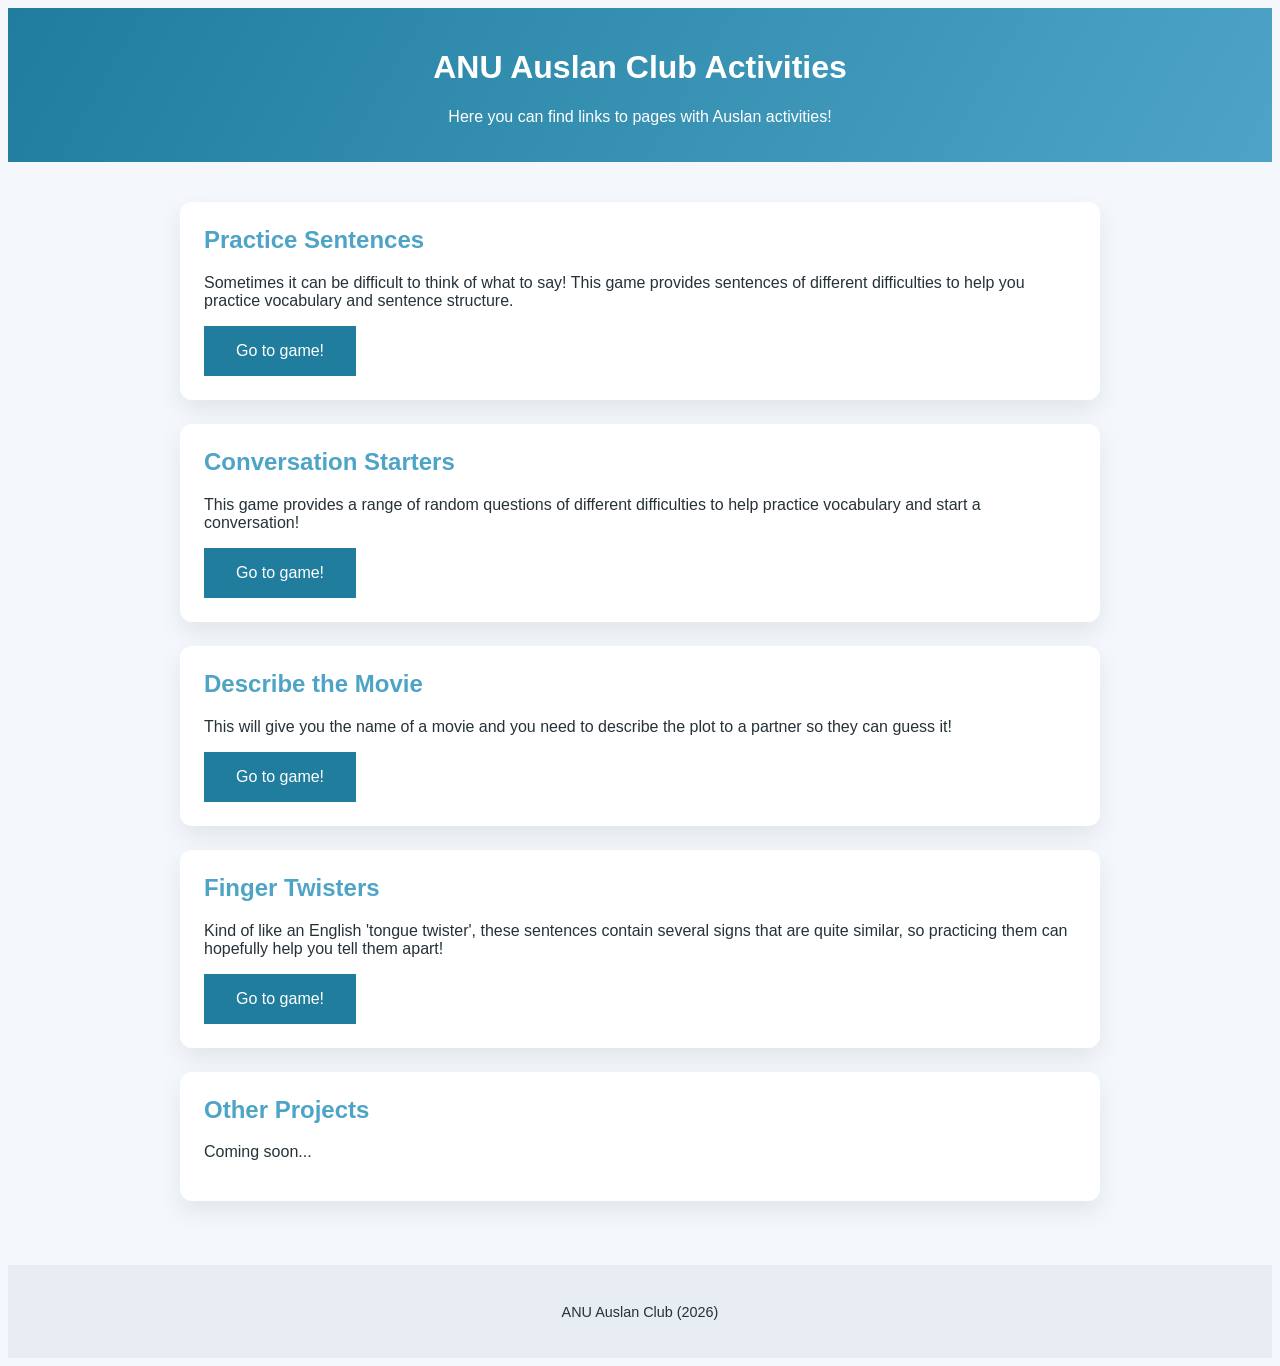
<file: index.html>
<!DOCTYPE html>
<html lang="en">

<head>
  <meta charset="UTF-8">
  <meta name="viewport" content="width=device-width, initial-scale=1">
  <title>AAC Activities</title>
  <link rel="icon" href="assets/butterfly.ico">
  <link rel="stylesheet" href="styles.css" type="text/css">
</head>

<body>
  <header>
    <h1>ANU Auslan Club Activities</h1>
    <p>Here you can find links to pages with Auslan activities!</p>
  </header>
  <main>
    <section>
      <h2>Practice Sentences</h2>
      <p>Sometimes it can be difficult to think of what to say! This game
        provides sentences of different difficulties to help you practice
        vocabulary and sentence structure.</p>
      <a href="sentences/">
        <button type="button" class="button button-link">Go to game!</button>
      </a>
    </section>
    <section>
      <h2>Conversation Starters</h2>
      <p>This game provides a range of random questions of different
        difficulties to help practice vocabulary and start a conversation!</p>
      <a href="questions/">
        <button type="button" class="button button-link">Go to game!</button>
      </a>
    </section>
    <section>
      <h2>Describe the Movie</h2>
      <p>This will give you the name of a movie and you need to describe the
        plot to a partner so they can guess it!</p>
      <a href="describe-the-movie/">
        <button type="button" class="button button-link">Go to game!</button>
      </a>
    </section>
    <section>
      <h2>Finger Twisters</h2>
      <p>Kind of like an English 'tongue twister', these sentences contain
        several signs that are quite similar, so practicing them can hopefully
        help you tell them apart!</p>
      <a href="finger-twisters/">
        <button type="button" class="button button-link">Go to game!</button>
      </a>
    </section>
    <section>
      <h2>Other Projects</h2>
      <p>Coming soon...</p>
    </section>
  </main>
  <footer>
    <p>ANU Auslan Club (2026)</p>
  </footer>
</body>
</file>
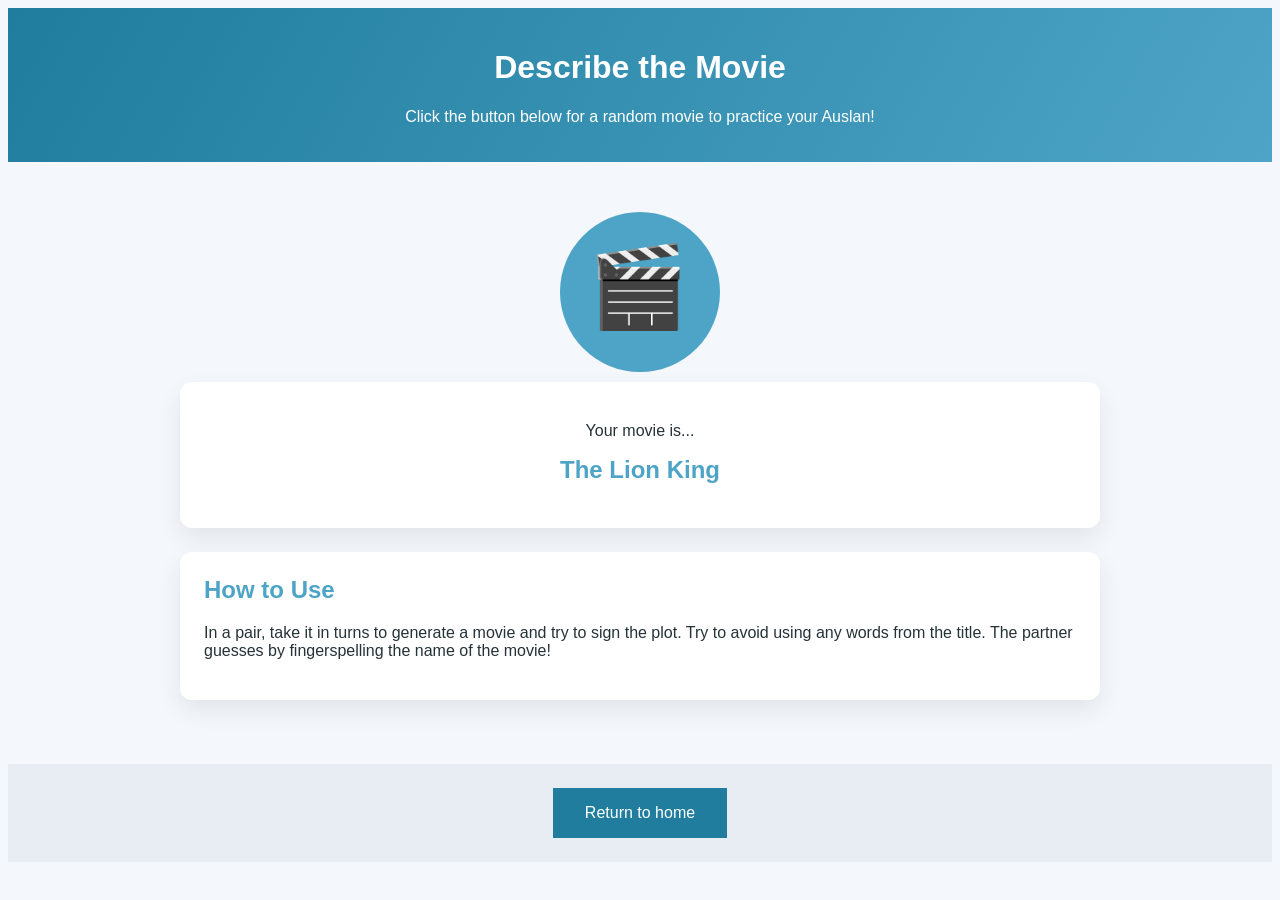
<file: describe-the-movie/index.html>
<!DOCTYPE html>
<html lang="en">

<head>
    <meta charset="UTF-8">
    <meta name="viewport" content="width=device-width, initial-scale=1">
    <title>Movie Generator</title>
    <link rel="icon" href="../assets/butterfly.ico">
    <link rel="stylesheet" href="../styles.css" type="text/css">
</head>

<body>
    <header>
        <h1>Describe the Movie</h1>
        <p>Click the button below for a random movie to practice your Auslan!
        </p>
    </header>
    <main><button type="button" class="generator" id="movie-icon">🎬</button>
        <section class="flex">
            <p class="center">Your movie is...</p>
            <h2 class="center" id="sentence">The Lion King</h2>
        </section>
        <section>
            <h2>How to Use</h2>
            <p>In a pair, take it in turns to generate a movie and try to sign
                the plot. Try to avoid using any words from the title. The
                partner guesses by fingerspelling the name of the movie!</p>
        </section>
    </main>
    <script src="script.js"></script>
    <footer class="anchor-bottom">
        <a href="../">
            <button type="button" class="button button-link">Return to
                home</button>
        </a>
    </footer>
</body>
</file>
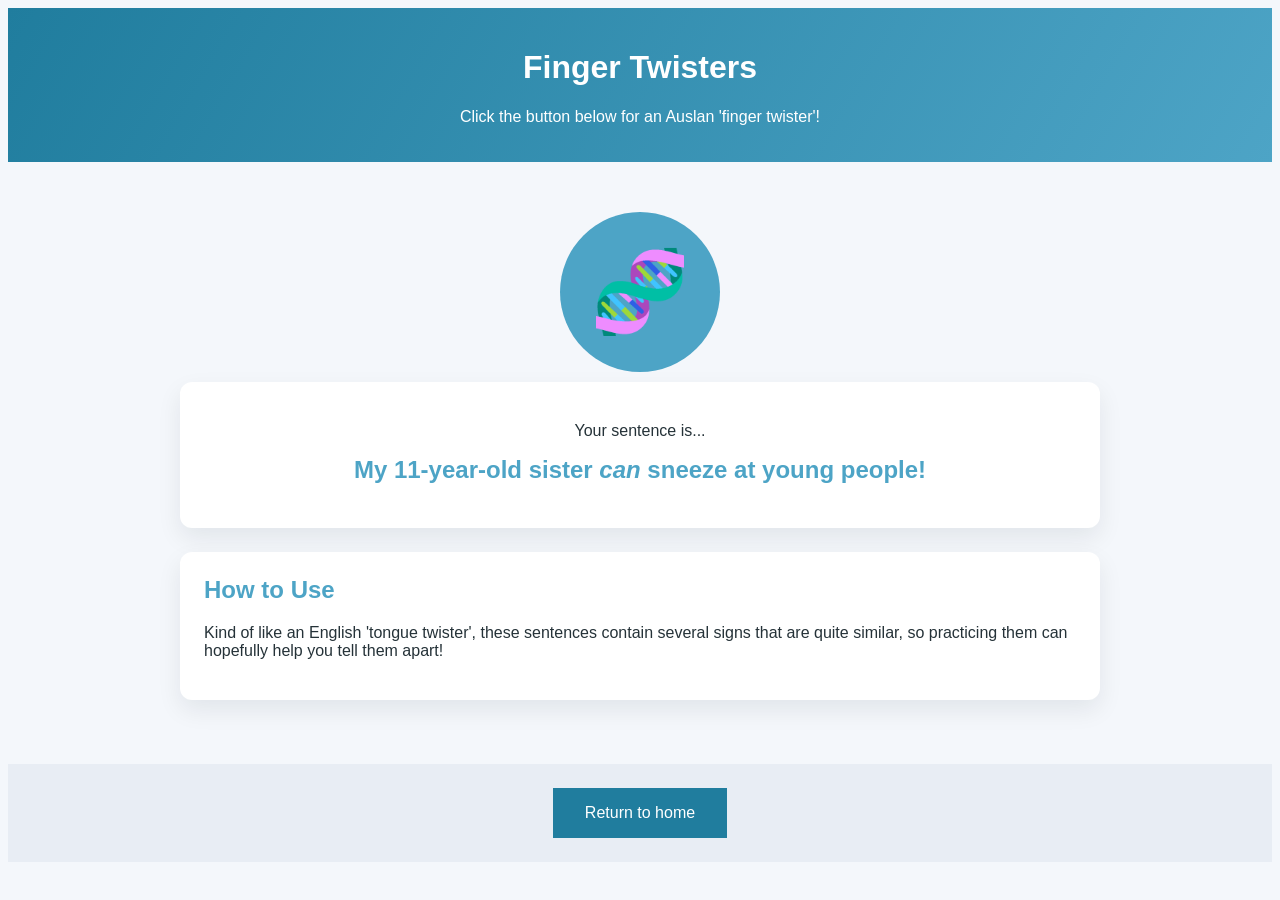
<file: finger-twisters/index.html>
<!DOCTYPE html>
<html lang="en">

<head>
    <meta charset="UTF-8">
    <meta name="viewport" content="width=device-width, initial-scale=1">
    <title>Finger Twisters</title>
    <link rel="icon" href="../assets/butterfly.ico">
    <link rel="stylesheet" href="../styles.css" type="text/css">
</head>

<body>
    <header>
        <h1>Finger Twisters</h1>
        <p>Click the button below for an Auslan 'finger twister'!</p>
    </header>
    <main><button type="button" class="generator" id="dna-icon">🧬</button>
        <section class="flex">
            <p class="center">Your sentence is...</p>
            <h2 class="center" id="sentence">My 11-year-old sister <i>can</i>
                sneeze at young people!</h2>
        </section>
        <section>
            <h2>How to Use</h2>
            <p>Kind of like an English 'tongue twister', these sentences contain
                several signs that are quite similar, so practicing them can
                hopefully help you tell them apart!</p>
        </section>
    </main>
    <script src="script.js"></script>
    <footer class="anchor-bottom">
        <a href="../">
            <button type="button" class="button button-link">Return to
                home</button>
        </a>
    </footer>
</body>
</file>
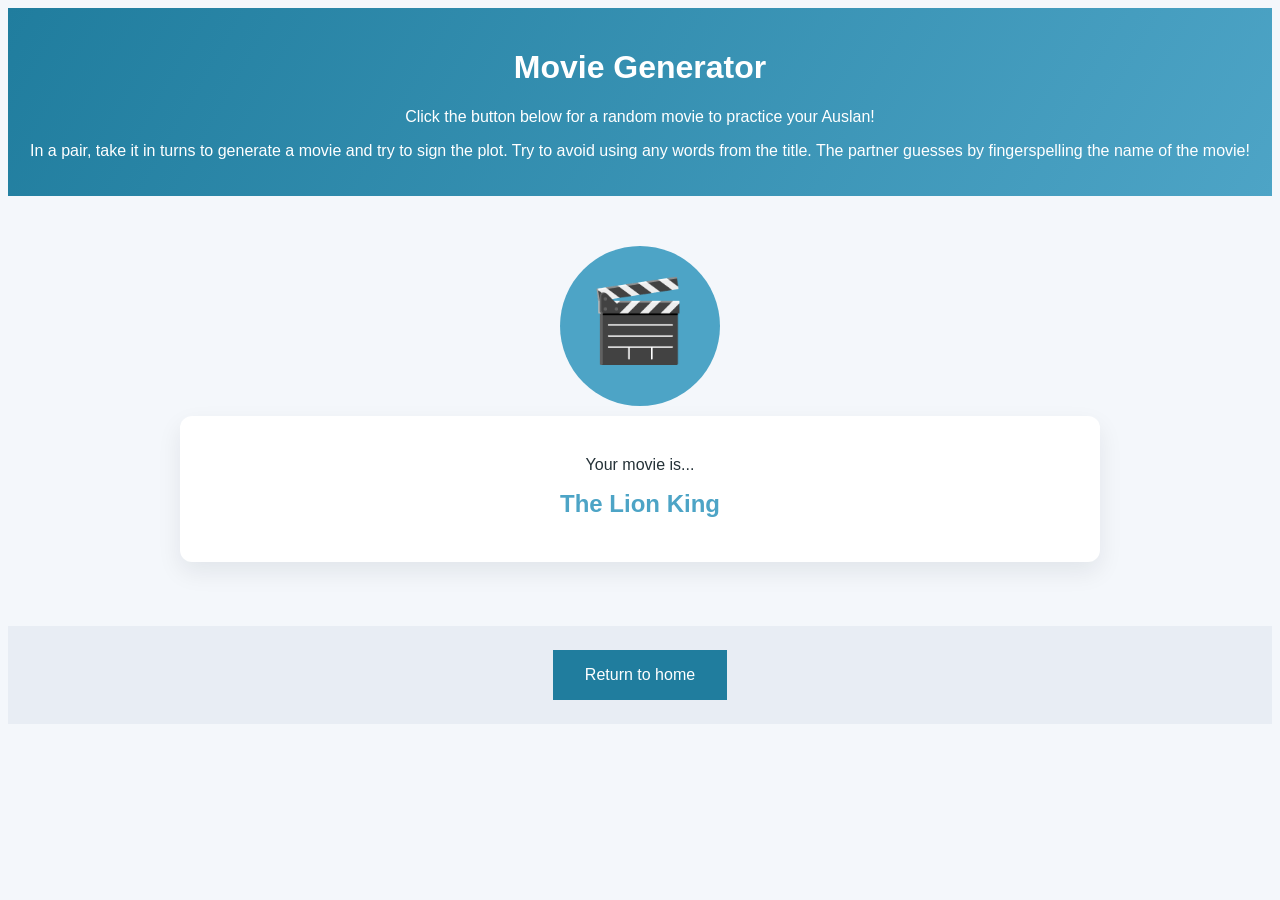
<file: movie-generator/index.html>
<!DOCTYPE html>
<html lang="en">

<head>
    <meta charset="UTF-8">
    <meta name="viewport" content="width=device-width, initial-scale=1">
    <title>Movie Generator</title>
    <link rel="icon" href="../assets/butterfly.ico">
    <link rel="stylesheet" href="../styles.css" type="text/css">
</head>

<body>
    <header>
        <h1>Movie Generator</h1>
        <p>Click the button below for a random movie to practice your Auslan!</p><p>In a pair, take it in turns to generate a movie and try to sign the plot. Try to avoid using any words from the title. The partner guesses by fingerspelling the name of the movie!</p>
    </header>
    <main><button type="button" class="generator" id="movie-icon">🎬</button>
        <section class="flex">
            <p class="center">Your movie is...</p>
            <h2 class="center" id="sentence">The Lion King</h2>
        </section>
    </main>
    <script src="script.js"></script>
    <footer class="anchor-bottom">
        <a href="../">
            <button type="button" class="button button-link">Return to home</button>
        </a>
    </footer>
</body>
</file>
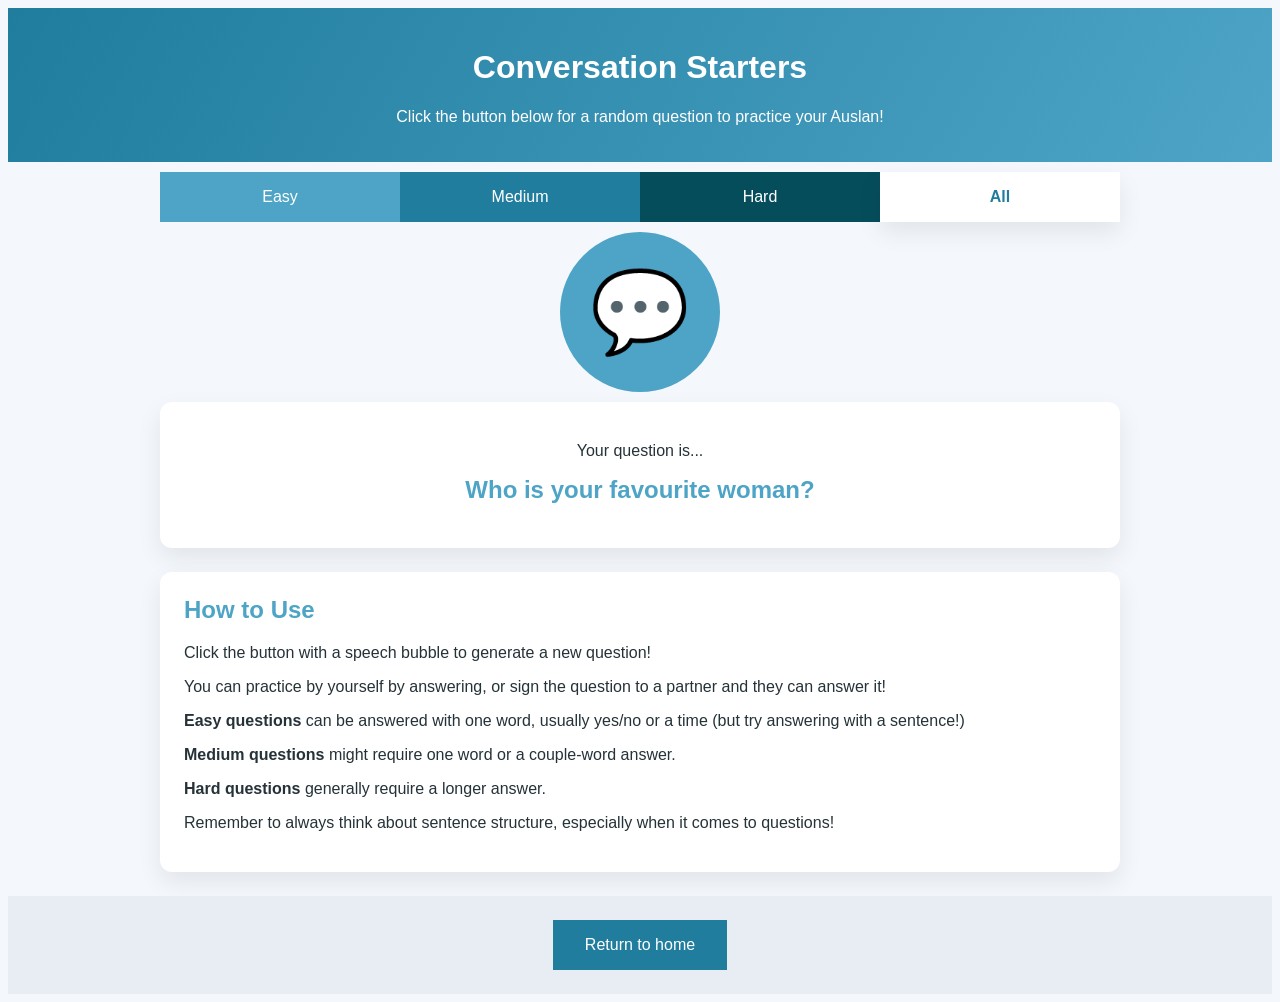
<file: questions/index.html>
<!DOCTYPE html>
<html lang="en">

<head>
    <meta charset="UTF-8">
    <meta name="viewport" content="width=device-width, initial-scale=1">
    <title>Conversation Starters</title>
    <link rel="icon" href="../assets/butterfly.ico">
    <link rel="stylesheet" href="../styles.css" type="text/css">
</head>

<body>
    <header>
        <h1>Conversation Starters</h1>
        <p>Click the button below for a random question to practice your Auslan!
        </p>
    </header>
    <main class="small-padding">
        <div class="button-container">
            <button type="button" class="button difficulty-btn"
                data-difficulty="easy">Easy</button>
            <button type="button" class="button difficulty-btn"
                data-difficulty="medium">Medium</button>
            <button type="button" class="button difficulty-btn"
                data-difficulty="hard">Hard</button>
            <button type="button" class="button difficulty-btn"
                data-difficulty="all">All</button>
        </div>
        <div><button type="button" class="generator"
                id="generate-stc">💬</button></div>
        <section class="flex" id="last-section">
            <p class="center">Your question is...</p>
            <h2 class="center" id="sentence-display">Who is your favourite woman?</h2>
        </section>
        <section>
            <h2>How to Use</h2>
            <p>Click the button with a speech bubble to generate a new question!</p>
            <p>You can practice by yourself by answering, or sign the question to a partner and they can answer it!</p>
                <p><strong>Easy questions</strong> can be answered with one word, usually yes/no or a time (but try answering with a sentence!)</p>
                <p><strong>Medium questions</strong> might require one word or a couple-word answer.</p>
                <p><strong>Hard questions</strong> generally require a longer answer.</p>
                <p>Remember to always think about sentence structure, especially when it comes to questions!</p>
                
        </section>
    </main>
    <script src="script.js"></script>
    <footer class="anchor-bottom">
        <a href="../">
            <button type="button" class="button button-link">Return to
                home</button>
        </a>
    </footer>
</body>
</file>
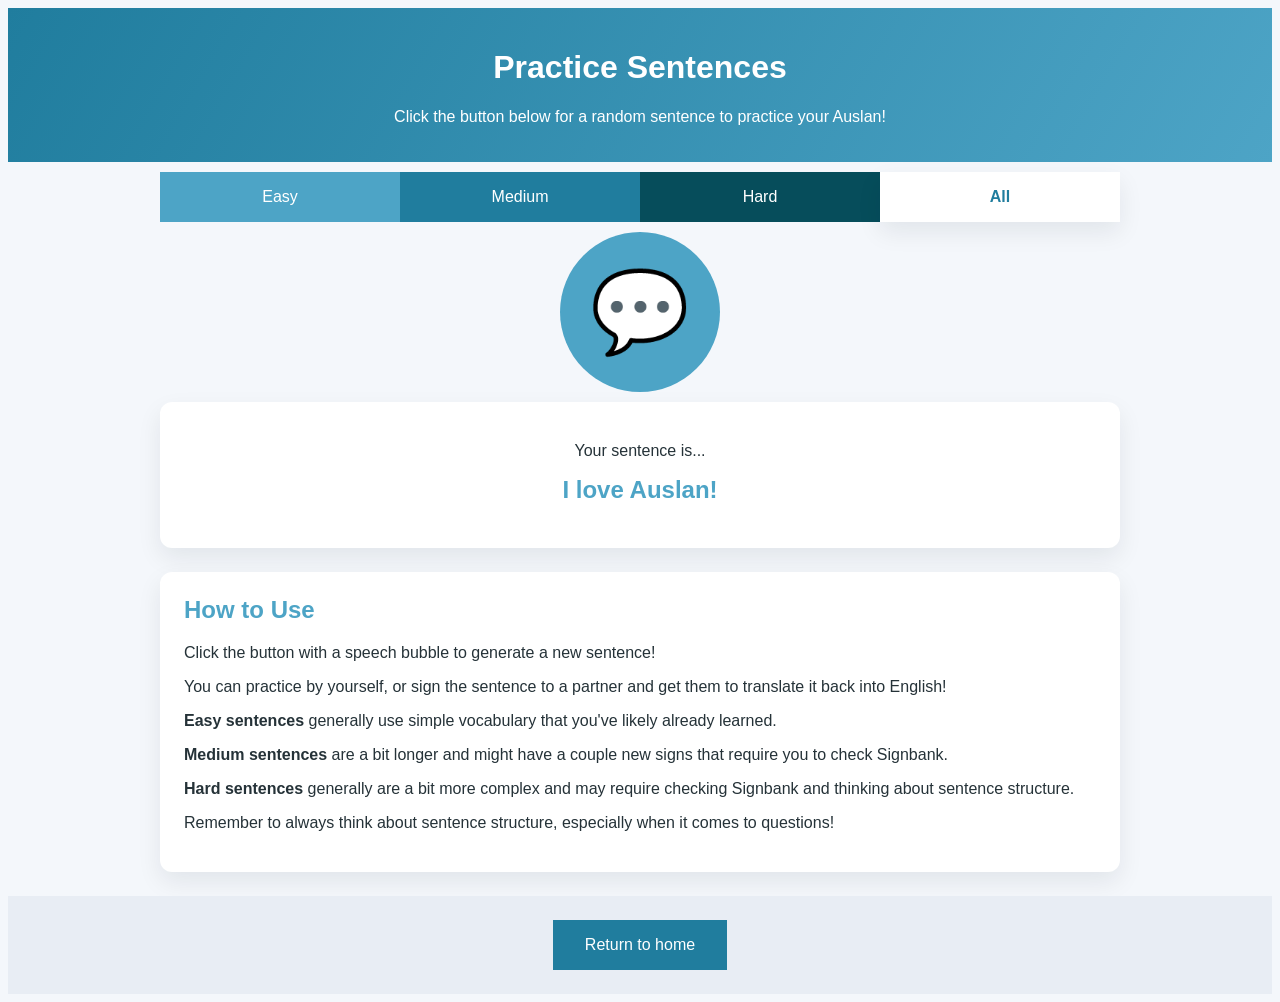
<file: sentences/index.html>
<!DOCTYPE html>
<html lang="en">

<head>
    <meta charset="UTF-8">
    <meta name="viewport" content="width=device-width, initial-scale=1">
    <title>Practice Sentences</title>
    <link rel="icon" href="../assets/butterfly.ico">
    <link rel="stylesheet" href="../styles.css" type="text/css">
</head>

<body>
    <header>
        <h1>Practice Sentences</h1>
        <p>Click the button below for a random sentence to practice your Auslan!
        </p>
    </header>
    <main class="small-padding">
        <div class="button-container">
            <button type="button" class="button difficulty-btn"
                data-difficulty="easy">Easy</button>
            <button type="button" class="button difficulty-btn"
                data-difficulty="medium">Medium</button>
            <button type="button" class="button difficulty-btn"
                data-difficulty="hard">Hard</button>
            <button type="button" class="button difficulty-btn"
                data-difficulty="all">All</button>
        </div>
        <div><button type="button" class="generator"
                id="generate-stc">💬</button></div>
        <section class="flex" id="last-section">
            <p class="center">Your sentence is...</p>
            <h2 class="center" id="sentence-display">I love Auslan!</h2>
        </section>
        <section>
            <h2>How to Use</h2>
            <p>Click the button with a speech bubble to generate a new sentence!</p>
            <p>You can practice by yourself, or sign the sentence to a partner
                and
                get them to translate it back into English!</p>
                <p><strong>Easy sentences</strong> generally use simple vocabulary that you've likely already learned.</p>
                <p><strong>Medium sentences</strong> are a bit longer and might have a couple new signs that require you to check Signbank.</p>
                <p><strong>Hard sentences</strong> generally are a bit more complex and may require checking Signbank and thinking about sentence structure.</p>
                <p>Remember to always think about sentence structure, especially when it comes to questions!</p>
                
        </section>
    </main>
    <script src="script.js"></script>
    <footer class="anchor-bottom">
        <a href="../">
            <button type="button" class="button button-link">Return to
                home</button>
        </a>
    </footer>
</body>
</file>
<file: styles.css>
:root {
  --dark: #064d5b; /* global scope */
  --medium: #207d9e; /* global scope */
  --light: #4da4c6; /* global scope */
}

* {
  box-sizing: border-box;
}

body {
  font-family: "Segoe UI", Roboto, sans-serif;
  background: #f4f7fb;
  color: #253238;
}

header {
  background: linear-gradient(120deg, var(--medium), var(--light));
  color: #fff;
  padding: 20px;
  text-align: center;
}

main {
  max-width: 960px;
  margin: 0 auto;
  padding: 40px 20px;
}

.small-padding {
  padding: 0px 0px 0px;
}

section {
  background: #fff;
  border-radius: 12px;
  padding: 24px;
  margin-bottom: 24px;
  box-shadow: 0 10px 25px rgba(15, 23, 42, 0.08);
}

section h2 {
  margin-top: 0;
  color: var(--light);
}

.generator {
  background-color: var(--light);
  border-radius: 50%;
  border: none;
  color: var(--dark);
  padding: 20px;
  height: 10rem;
  width: 10rem;
  text-decoration: none;
  display: block;
  align-self: center;
  font-size: 5rem;
  margin: 10px auto;
  -webkit-border-radius: 50%;
  -webkit-tap-highlight-color: transparent;
}

.button-container {
  display: grid;
  grid-template-columns: repeat(4, 1fr);
  gap: 0px;
  align-items: center;
  padding-top: 10px;
}

button[data-difficulty="easy"] {
  background-color: var(--light);
}

button[data-difficulty="hard"] {
  background-color: var(--dark);
}
button[data-difficulty="all"] {
  background-color: white;
  font-weight: bold;
  box-shadow: 0 10px 25px rgba(15, 23, 42, 0.08);
  color: var(--medium);
}

.generator:active {
  background-color: var(--medium);
}

#movie-icon {
  padding: 20px 25px 30px 20px;
}

button {
  -webkit-tap-highlight-color: transparent;
}

button {
  border: none;
  background-color: var(--medium);
  color: white;
  padding: 16px 32px;
  text-align: center;
  text-decoration: none;
  display: inline-block;
  font-size: 16px;
  transition-duration: 0.4s;
  cursor: pointer;
}

.center {
  text-align: center;
}

a:link {
  color: var(--medium);
}

footer {
  padding: 24px;
  text-align: center;
  background: #e8edf4;
  font-size: 0.9rem;
}

@media only screen and (max-width: 600px) {
  .difficulty-btn {
    font-size: 14px;
  }

  /* .anchor-bottom {
    position: relative;
    bottom: 0px;
    width: 100%;
  } */
}
</file>
